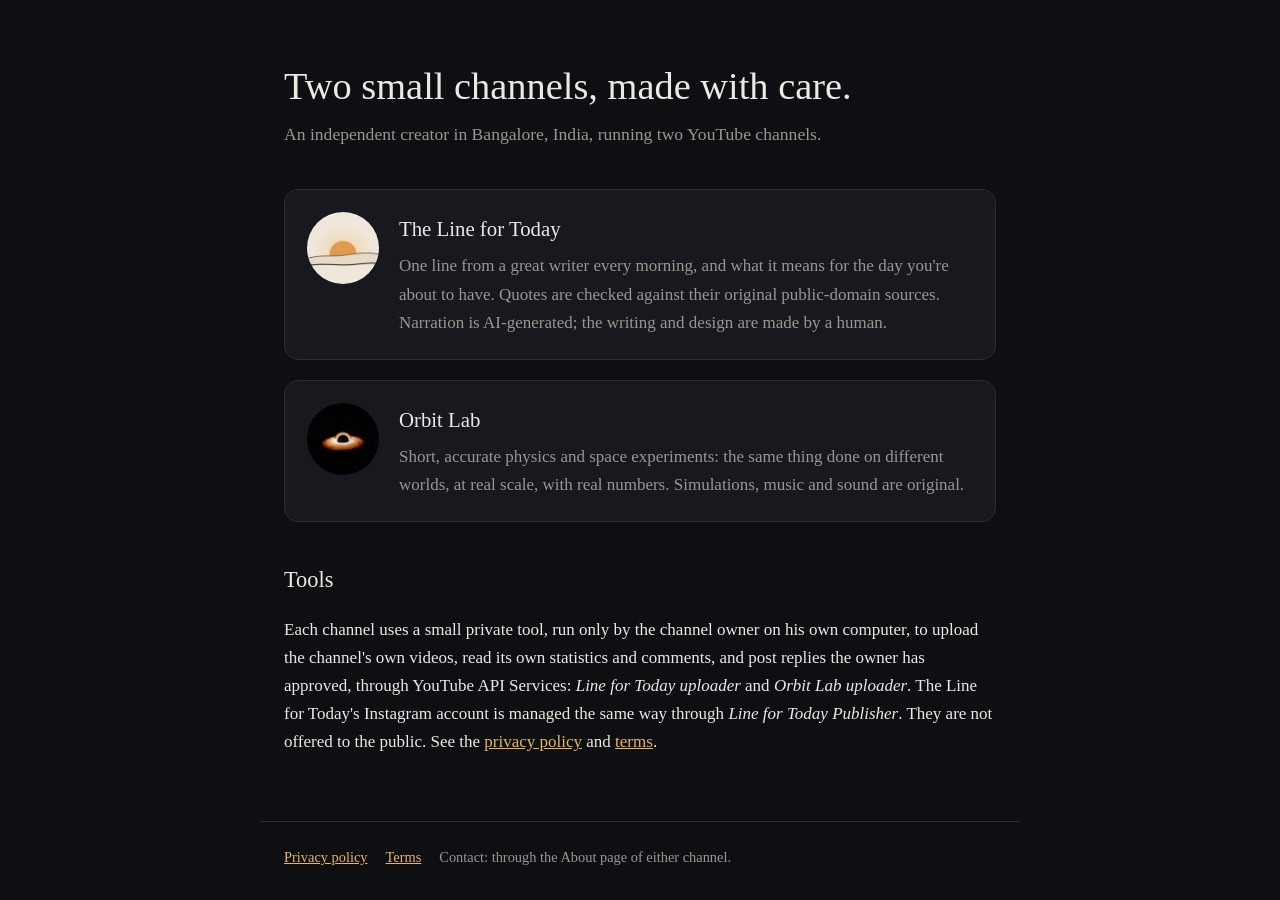
<file: index.html>
<!DOCTYPE html>
<html lang="en">
<head>
<meta charset="utf-8">
<meta name="viewport" content="width=device-width,initial-scale=1">
<title>The Line for Today &amp; Orbit Lab</title>
<meta name="description" content="Home of two small independent YouTube channels: The Line for Today and Orbit Lab.">
<link rel="stylesheet" href="style.css">
</head>
<body>
<main>
  <h1>Two small channels, made with care.</h1>
  <p class="lede">An independent creator in Bangalore, India, running two YouTube channels.</p>
  <div class="cards">
    <section class="card">
      <img src="line-for-today.jpg" alt="The Line for Today logo">
      <div>
        <h2>The Line for Today</h2>
        <p>One line from a great writer every morning, and what it means for the day you're about to have. Quotes are checked against their original public-domain sources. Narration is AI-generated; the writing and design are made by a human.</p>
      </div>
    </section>
    <section class="card">
      <img src="orbit-lab.jpg" alt="Orbit Lab logo">
      <div>
        <h2>Orbit Lab</h2>
        <p>Short, accurate physics and space experiments: the same thing done on different worlds, at real scale, with real numbers. Simulations, music and sound are original.</p>
      </div>
    </section>
  </div>
  <h2>Tools</h2>
  <p>Each channel uses a small private tool, run only by the channel owner on his own computer, to upload the channel's own videos, read its own statistics and comments, and post replies the owner has approved, through YouTube API Services: <em>Line for Today uploader</em> and <em>Orbit Lab uploader</em>. The Line for Today's Instagram account is managed the same way through <em>Line for Today Publisher</em>. They are not offered to the public. See the <a href="privacy.html">privacy policy</a> and <a href="terms.html">terms</a>.</p>
</main>
<footer><a href="privacy.html">Privacy policy</a><a href="terms.html">Terms</a><span>Contact: through the About page of either channel.</span></footer>
</body>
</html>
</file>
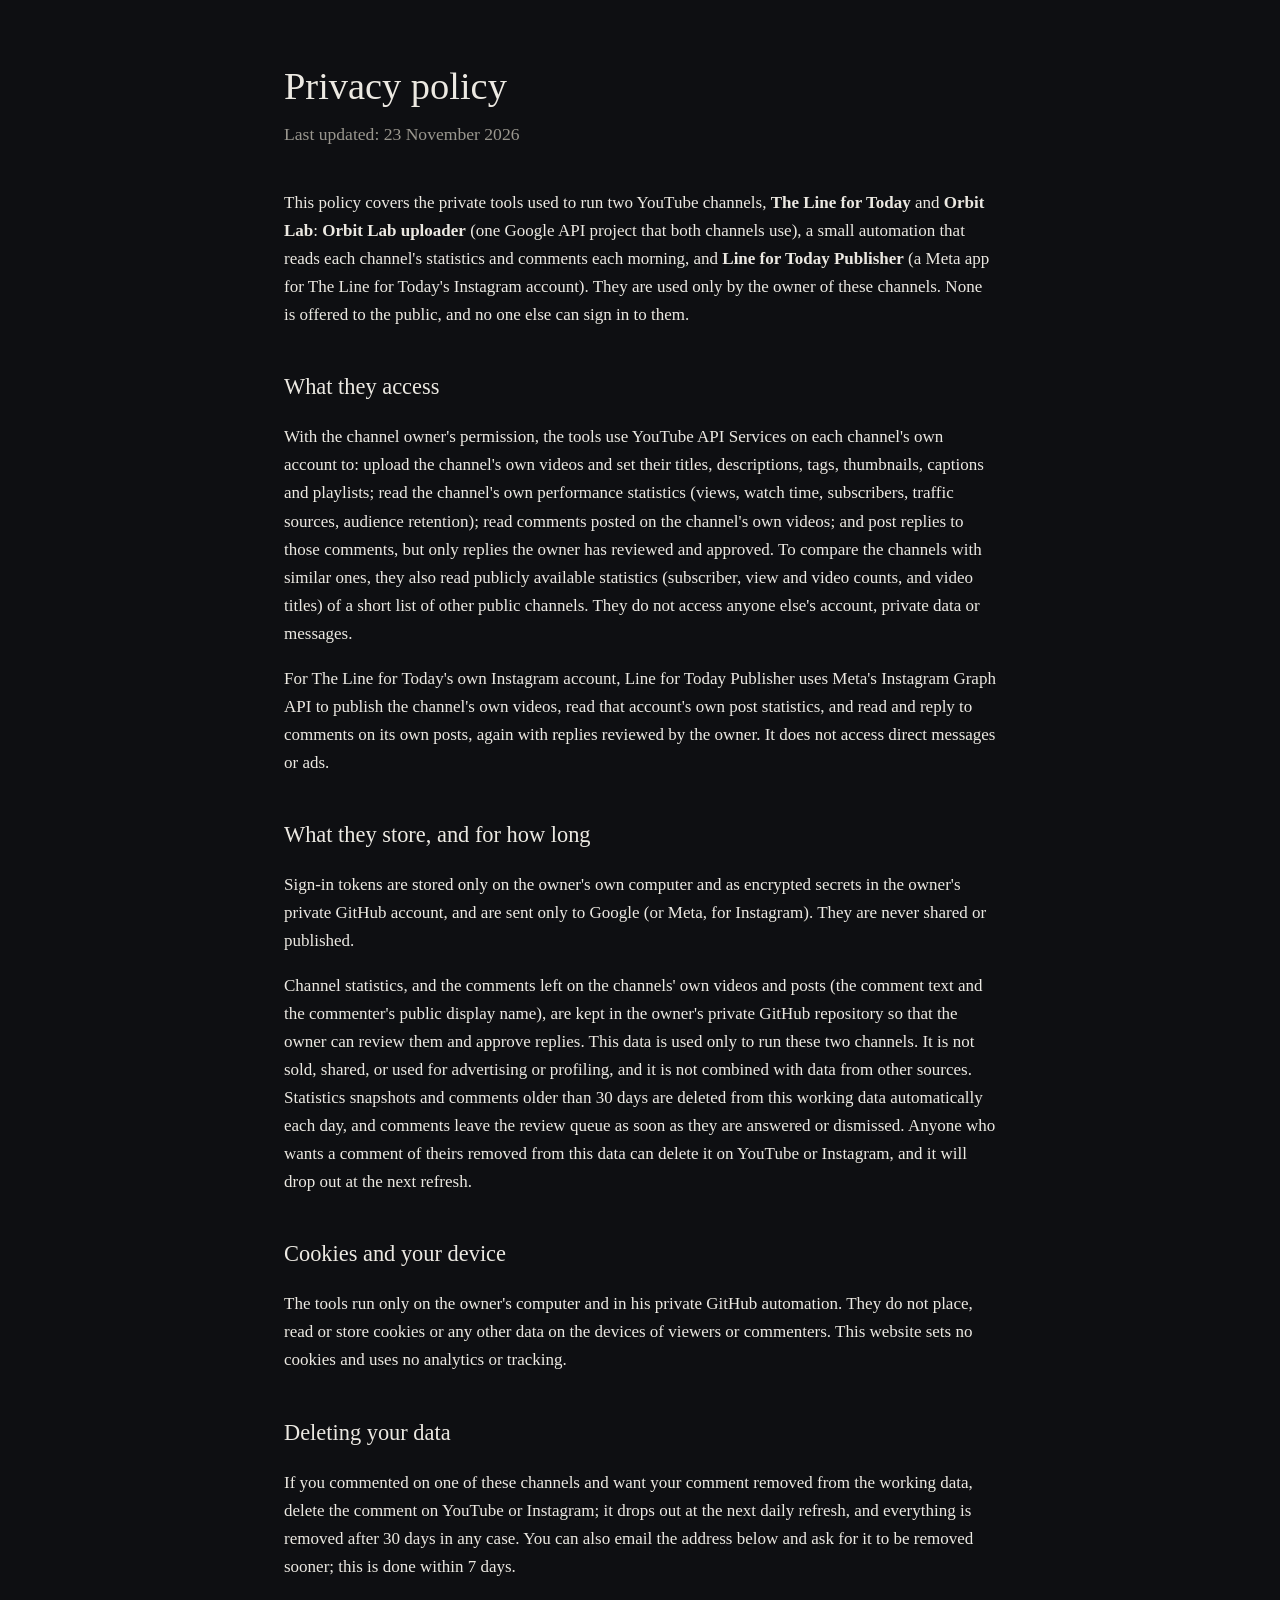
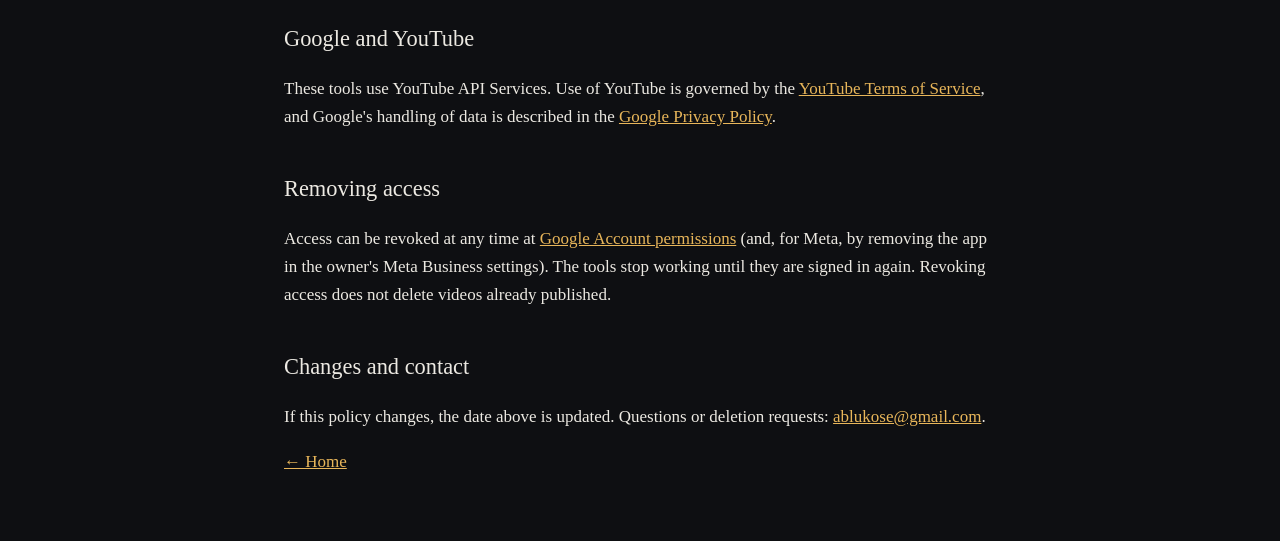
<file: privacy.html>
<!DOCTYPE html>
<html lang="en">
<head>
<meta charset="utf-8">
<meta name="viewport" content="width=device-width,initial-scale=1">
<title>Privacy policy · The Line for Today &amp; Orbit Lab</title>
<link rel="stylesheet" href="style.css">
</head>
<body>
<main>
  <h1>Privacy policy</h1>
  <p class="lede">Last updated: 23 November 2026</p>
  <p>This policy covers the private tools used to run two YouTube channels, <strong>The Line for Today</strong> and <strong>Orbit Lab</strong>: <strong>Orbit Lab uploader</strong> (one Google API project that both channels use), a small automation that reads each channel's statistics and comments each morning, and <strong>Line for Today Publisher</strong> (a Meta app for The Line for Today's Instagram account). They are used only by the owner of these channels. None is offered to the public, and no one else can sign in to them.</p>

  <h2>What they access</h2>
  <p>With the channel owner's permission, the tools use YouTube API Services on each channel's own account to: upload the channel's own videos and set their titles, descriptions, tags, thumbnails, captions and playlists; read the channel's own performance statistics (views, watch time, subscribers, traffic sources, audience retention); read comments posted on the channel's own videos; and post replies to those comments, but only replies the owner has reviewed and approved. To compare the channels with similar ones, they also read publicly available statistics (subscriber, view and video counts, and video titles) of a short list of other public channels. They do not access anyone else's account, private data or messages.</p>
  <p>For The Line for Today's own Instagram account, Line for Today Publisher uses Meta's Instagram Graph API to publish the channel's own videos, read that account's own post statistics, and read and reply to comments on its own posts, again with replies reviewed by the owner. It does not access direct messages or ads.</p>

  <h2>What they store, and for how long</h2>
  <p>Sign-in tokens are stored only on the owner's own computer and as encrypted secrets in the owner's private GitHub account, and are sent only to Google (or Meta, for Instagram). They are never shared or published.</p>
  <p>Channel statistics, and the comments left on the channels' own videos and posts (the comment text and the commenter's public display name), are kept in the owner's private GitHub repository so that the owner can review them and approve replies. This data is used only to run these two channels. It is not sold, shared, or used for advertising or profiling, and it is not combined with data from other sources. Statistics snapshots and comments older than 30 days are deleted from this working data automatically each day, and comments leave the review queue as soon as they are answered or dismissed. Anyone who wants a comment of theirs removed from this data can delete it on YouTube or Instagram, and it will drop out at the next refresh.</p>

  <h2>Cookies and your device</h2>
  <p>The tools run only on the owner's computer and in his private GitHub automation. They do not place, read or store cookies or any other data on the devices of viewers or commenters. This website sets no cookies and uses no analytics or tracking.</p>

  <h2>Deleting your data</h2>
  <p>If you commented on one of these channels and want your comment removed from the working data, delete the comment on YouTube or Instagram; it drops out at the next daily refresh, and everything is removed after 30 days in any case. You can also email the address below and ask for it to be removed sooner; this is done within 7 days.</p>

  <h2>Google and YouTube</h2>
  <p>These tools use YouTube API Services. Use of YouTube is governed by the <a href="https://www.youtube.com/t/terms">YouTube Terms of Service</a>, and Google's handling of data is described in the <a href="https://policies.google.com/privacy">Google Privacy Policy</a>.</p>

  <h2>Removing access</h2>
  <p>Access can be revoked at any time at <a href="https://myaccount.google.com/permissions">Google Account permissions</a> (and, for Meta, by removing the app in the owner's Meta Business settings). The tools stop working until they are signed in again. Revoking access does not delete videos already published.</p>

  <h2>Changes and contact</h2>
  <p>If this policy changes, the date above is updated. Questions or deletion requests: <a href="mailto:ablukose@gmail.com">ablukose@gmail.com</a>.</p>
  <p><a href="index.html">← Home</a></p>
</main>
</body>
</html>
</file>
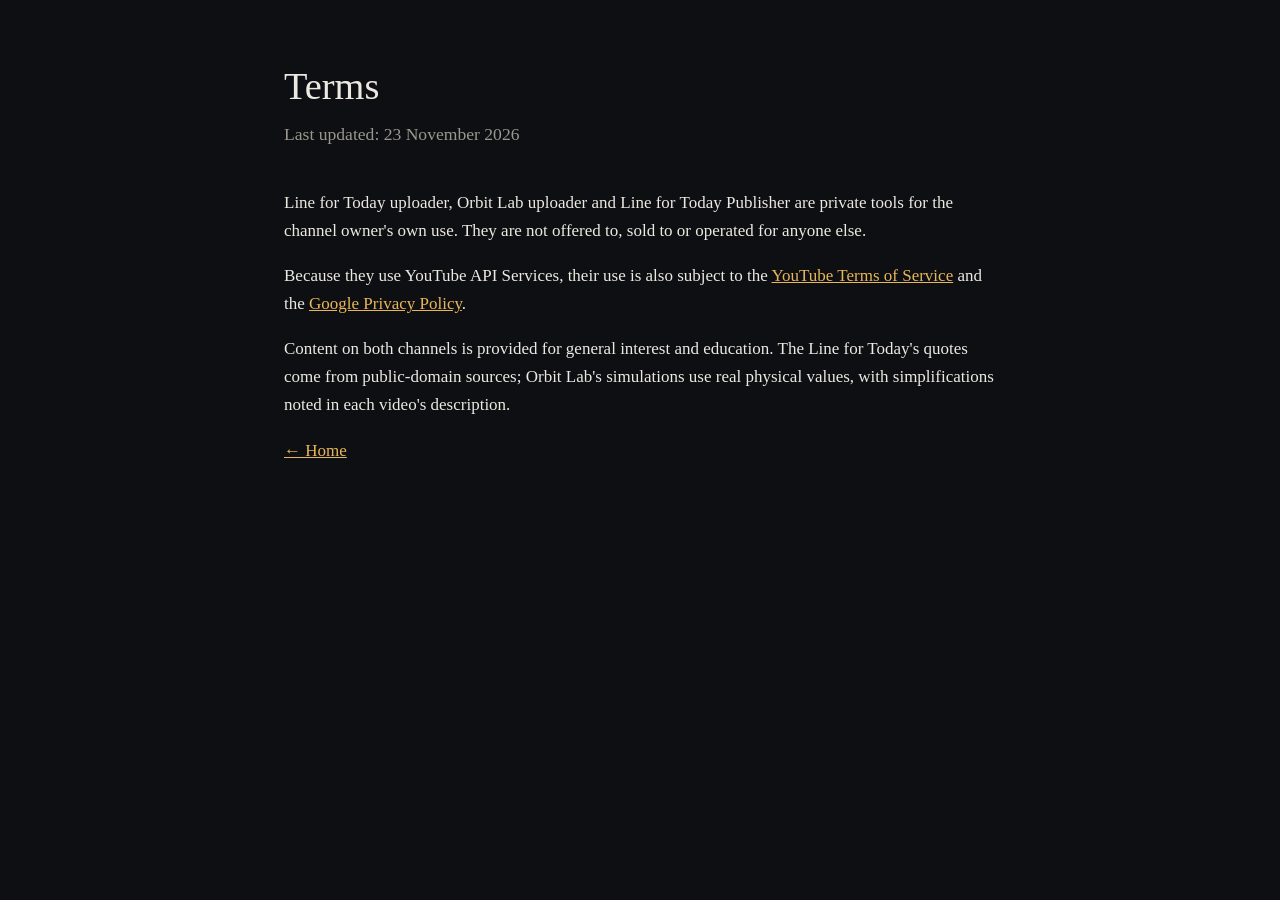
<file: terms.html>
<!DOCTYPE html>
<html lang="en">
<head>
<meta charset="utf-8">
<meta name="viewport" content="width=device-width,initial-scale=1">
<title>Terms · The Line for Today &amp; Orbit Lab</title>
<link rel="stylesheet" href="style.css">
</head>
<body>
<main>
  <h1>Terms</h1>
  <p class="lede">Last updated: 23 November 2026</p>
  <p>Line for Today uploader, Orbit Lab uploader and Line for Today Publisher are private tools for the channel owner's own use. They are not offered to, sold to or operated for anyone else.</p>
  <p>Because they use YouTube API Services, their use is also subject to the <a href="https://www.youtube.com/t/terms">YouTube Terms of Service</a> and the <a href="https://policies.google.com/privacy">Google Privacy Policy</a>.</p>
  <p>Content on both channels is provided for general interest and education. The Line for Today's quotes come from public-domain sources; Orbit Lab's simulations use real physical values, with simplifications noted in each video's description.</p>
  <p><a href="index.html">← Home</a></p>
</main>
</body>
</html>
</file>
<file: style.css>
:root{--bg:#0e0f12;--card:#17191e;--text:#ece9e2;--muted:#9a978f;--accent:#e8b65a;--line:#2a2d33}
*{box-sizing:border-box}
body{margin:0;background:var(--bg);color:var(--text);font:17px/1.65 Georgia,"Iowan Old Style",serif}
main{max-width:760px;margin:0 auto;padding:64px 24px 48px}
h1{font-weight:normal;font-size:2.4rem;line-height:1.15;margin:0 0 12px}
h2{font-weight:normal;font-size:1.4rem;margin:40px 0 8px}
p,li{color:var(--text)}
.lede{color:var(--muted);font-size:1.1rem;margin:0 0 40px}
.cards{display:grid;gap:20px}
.card{display:flex;gap:20px;align-items:flex-start;background:var(--card);border:1px solid var(--line);border-radius:14px;padding:22px}
.card img{width:72px;height:72px;border-radius:50%;flex:none}
.card h2{margin:0 0 6px;font-size:1.3rem}
.card p{margin:0;color:var(--muted)}
a{color:var(--accent)}
footer{max-width:760px;margin:0 auto;padding:24px;border-top:1px solid var(--line);color:var(--muted);font-size:.9rem}
footer a{margin-right:18px}
small{color:var(--muted)}
</file>
